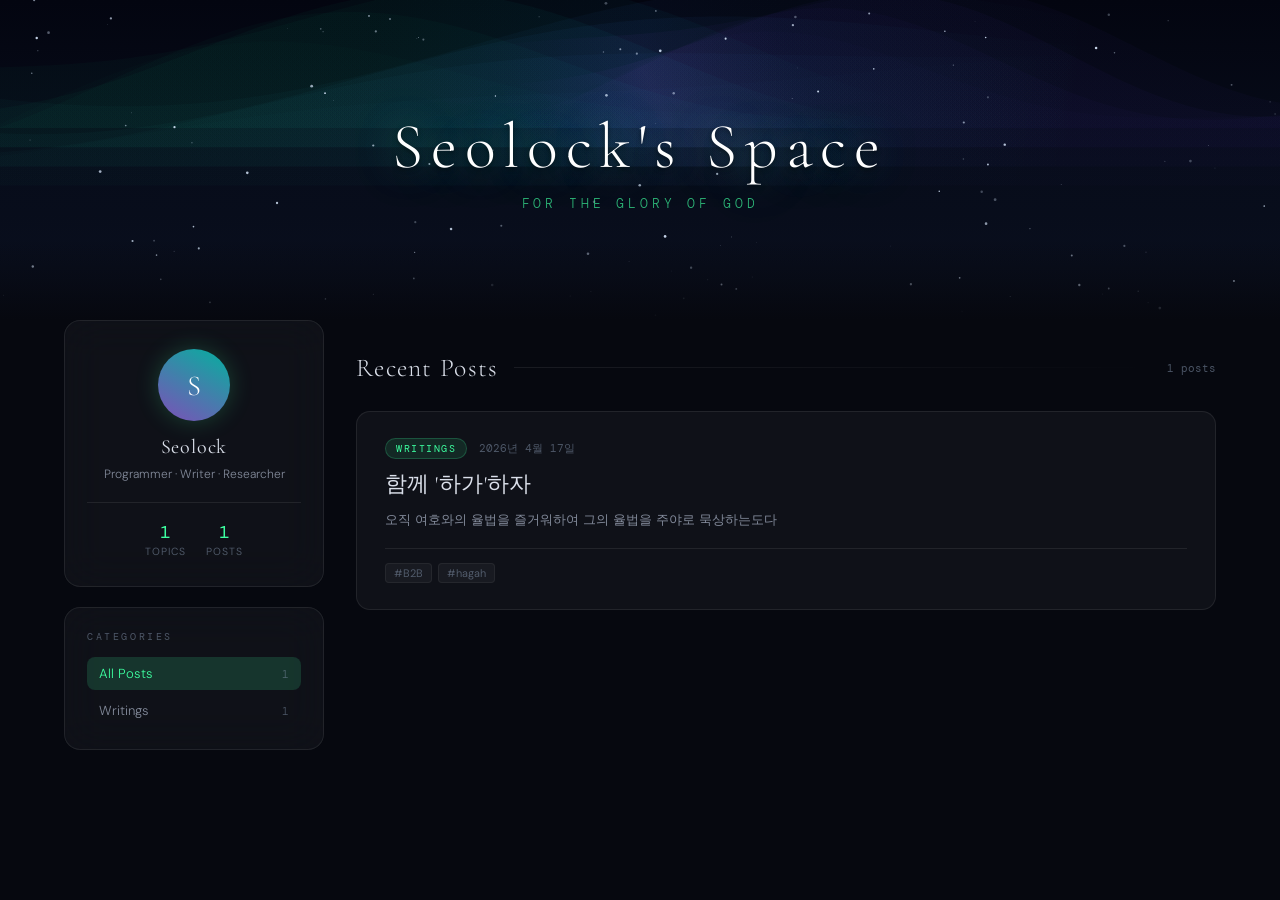
<file: index.html>
<!DOCTYPE html>
<html lang="ko">
<head>
  <meta charset="UTF-8">
  <meta name="viewport" content="width=device-width, initial-scale=1.0">
  <title>Seolock's Space</title>
  <link rel="preconnect" href="https://fonts.googleapis.com">
  <link rel="preconnect" href="https://fonts.gstatic.com" crossorigin>
  <link href="https://fonts.googleapis.com/css2?family=Cormorant+Garamond:ital,wght@0,300;0,400;0,500;1,300;1,400&family=DM+Sans:wght@300;400;500&family=DM+Mono:wght@300;400&display=swap" rel="stylesheet">
  <style>
    :root {
      --night: #06080f;
      --deep: #0b0f1a;
      --surface: rgba(15, 20, 35, 0.7);
      --glass: rgba(255, 255, 255, 0.04);
      --glass-border: rgba(255, 255, 255, 0.08);
      --aurora-green: #3dffa0;
      --aurora-teal: #00e5cac1;
      --aurora-purple: #b06affb1;
      --aurora-blue: #4fa8ff;
      --text-primary: rgba(230, 235, 245, 0.95);
      --text-secondary: rgba(180, 190, 210, 0.7);
      --text-muted: rgba(130, 145, 170, 0.55);
      --accent: #3dffa0;
      --accent-glow: rgba(61, 255, 160, 0.15);
      --sidebar-width: 260px;
      --header-height: 320px;
    }

    * { margin: 0; padding: 0; box-sizing: border-box; }

    body {
      font-family: 'DM Sans', sans-serif;
      background: var(--night);
      color: var(--text-primary);
      min-height: 100vh;
      overflow-x: hidden;
    }

    /* HEADER */
    #site-header {
      position: relative;
      width: 100%;
      height: var(--header-height);
      overflow: hidden;
      cursor: pointer;
    }

    #aurora-canvas {
      position: absolute;
      inset: 0;
      width: 100%;
      height: 100%;
    }

    .header-content {
      position: relative;
      z-index: 10;
      height: 100%;
      display: flex;
      flex-direction: column;
      align-items: center;
      justify-content: center;
      gap: 10px;
      text-align: center;
      padding: 0 20px;
    }

    .blog-title {
      font-family: 'Cormorant Garamond', serif;
      font-size: clamp(2.4rem, 5vw, 4rem);
      font-weight: 300;
      letter-spacing: 0.12em;
      color: #fff;
      text-shadow:
        0 0 40px rgba(61, 255, 160, 0.5),
        0 0 80px rgba(176, 106, 255, 0.3),
        0 2px 4px rgba(0,0,0,0.5);
    }

    .blog-subtitle {
      font-family: 'DM Mono', monospace;
      font-size: 0.8rem;
      font-weight: 300;
      letter-spacing: 0.3em;
      color: rgba(61, 255, 160, 0.7);
      text-transform: uppercase;
    }

    .header-fade {
      position: absolute;
      bottom: 0;
      left: 0;
      right: 0;
      height: 80px;
      background: linear-gradient(to bottom, transparent, var(--night));
      z-index: 5;
    }

    /* LAYOUT */
    #layout {
      display: flex;
      min-height: calc(100vh - var(--header-height));
      max-width: 1200px;
      margin: 0 auto;
      padding: 0 24px 60px;
      gap: 32px;
      align-items: flex-start;
    }

    /* SIDEBAR */
    #sidebar {
      width: var(--sidebar-width);
      flex-shrink: 0;
      position: sticky;
      top: 32px;
      display: flex;
      flex-direction: column;
      gap: 20px;
    }

    .sidebar-card {
      background: var(--glass);
      border: 1px solid var(--glass-border);
      border-radius: 16px;
      overflow: hidden;
      backdrop-filter: blur(20px);
      -webkit-backdrop-filter: blur(20px);
    }

    .profile-card {
      padding: 28px 22px;
      text-align: center;
    }

    .profile-avatar {
      width: 72px;
      height: 72px;
      border-radius: 50%;
      margin: 0 auto 14px;
      background: linear-gradient(210deg, var(--aurora-teal), var(--aurora-purple));
      display: flex;
      align-items: center;
      justify-content: center;
      font-family: 'Cormorant Garamond', serif;
      font-size: 1.8rem;
      font-weight: 300;
      color: #fff;
      box-shadow: 0 0 24px rgba(61, 255, 160, 0.2);
      overflow: hidden;
    }

    .profile-avatar img { width: 100%; height: 100%; object-fit: cover; }

    .profile-name {
      font-family: 'Cormorant Garamond', serif;
      font-size: 1.25rem;
      font-weight: 400;
      color: var(--text-primary);
      letter-spacing: 0.04em;
      margin-bottom: 6px;
    }

    .profile-bio {
      font-size: 0.75rem;
      color: var(--text-secondary);
      line-height: 1.6;
      font-weight: 300;
    }

    .profile-stats {
      display: flex;
      justify-content: center;
      gap: 20px;
      margin-top: 18px;
      padding-top: 18px;
      border-top: 1px solid var(--glass-border);
    }

    .stat { text-align: center; }

    .stat-number {
      font-family: 'DM Mono', monospace;
      font-size: 1.1rem;
      color: var(--aurora-green);
    }

    .stat-label {
      font-size: 0.65rem;
      color: var(--text-muted);
      letter-spacing: 0.1em;
      text-transform: uppercase;
      margin-top: 2px;
    }

    .categories-card { padding: 22px; }

    .card-heading {
      font-family: 'DM Mono', monospace;
      font-size: 0.65rem;
      letter-spacing: 0.25em;
      text-transform: uppercase;
      color: var(--text-muted);
      margin-bottom: 14px;
    }

    .category-list { list-style: none; display: flex; flex-direction: column; gap: 4px; }

    .category-item a {
      display: flex;
      align-items: center;
      justify-content: space-between;
      padding: 8px 12px;
      border-radius: 8px;
      text-decoration: none;
      color: var(--text-secondary);
      font-size: 0.82rem;
      font-weight: 300;
      transition: all 0.2s;
      cursor: pointer;
    }

    .category-item a:hover {
      background: var(--glass);
      color: var(--text-primary);
      padding-left: 16px;
    }

    .category-item a.active {
      background: var(--accent-glow);
      color: var(--aurora-green);
    }

    .category-count {
      font-family: 'DM Mono', monospace;
      font-size: 0.7rem;
      color: var(--text-muted);
    }

    /* MAIN CONTENT */
    #main-content {
      flex: 1;
      min-width: 0;
      padding-top: 32px;
    }

    .section-header {
      display: flex;
      align-items: center;
      gap: 16px;
      margin-bottom: 28px;
    }

    .section-title {
      font-family: 'Cormorant Garamond', serif;
      font-size: 1.6rem;
      font-weight: 300;
      letter-spacing: 0.05em;
      color: var(--text-primary);
    }

    .section-line {
      flex: 1;
      height: 1px;
      background: linear-gradient(to right, var(--glass-border), transparent);
    }

    .section-count {
      font-family: 'DM Mono', monospace;
      font-size: 0.7rem;
      color: var(--text-muted);
    }

    /* POST CARDS */
    .post-grid {
      display: flex;
      flex-direction: column;
      gap: 16px;
    }

    .post-card {
      background: var(--glass);
      border: 1px solid var(--glass-border);
      border-radius: 14px;
      padding: 26px 28px;
      cursor: pointer;
      text-decoration: none;
      color: inherit;
      display: block;
      transition: all 0.3s ease;
      position: relative;
      overflow: hidden;
      animation: fadeInUp 0.5s ease both;
    }

    .post-card::before {
      content: '';
      position: absolute;
      inset: 0;
      background: linear-gradient(135deg, rgba(61,255,160,0.03), transparent 60%);
      opacity: 0;
      transition: opacity 0.3s;
    }

    .post-card:hover {
      border-color: rgba(61, 255, 160, 0.2);
      transform: translateY(-3px);
      box-shadow: 0 12px 40px rgba(0,0,0,0.4), 0 0 20px rgba(61,255,160,0.05);
    }

    .post-card:hover::before { opacity: 1; }

    @keyframes fadeInUp {
      from { opacity: 0; transform: translateY(16px); }
      to   { opacity: 1; transform: translateY(0); }
    }

    .post-meta {
      display: flex;
      align-items: center;
      gap: 12px;
      margin-bottom: 10px;
    }

    .post-category {
      font-family: 'DM Mono', monospace;
      font-size: 0.65rem;
      letter-spacing: 0.15em;
      text-transform: uppercase;
      color: var(--aurora-green);
      background: rgba(61,255,160,0.1);
      padding: 3px 10px;
      border-radius: 20px;
      border: 1px solid rgba(61,255,160,0.2);
    }

    .post-date {
      font-family: 'DM Mono', monospace;
      font-size: 0.7rem;
      color: var(--text-muted);
    }

    .post-title {
      font-family: 'Cormorant Garamond', serif;
      font-size: 1.35rem;
      font-weight: 400;
      line-height: 1.4;
      color: var(--text-primary);
      margin-bottom: 10px;
      letter-spacing: 0.02em;
      transition: color 0.2s;
    }

    .post-card:hover .post-title { color: #fff; }

    .post-preview {
      font-size: 0.83rem;
      font-weight: 300;
      color: var(--text-secondary);
      line-height: 1.7;
      display: -webkit-box;
      -webkit-line-clamp: 2;
      -webkit-box-orient: vertical;
      overflow: hidden;
    }

    .post-footer {
      display: flex;
      align-items: center;
      justify-content: space-between;
      margin-top: 16px;
      padding-top: 14px;
      border-top: 1px solid var(--glass-border);
    }

    .post-tags {
      display: flex;
      gap: 6px;
      flex-wrap: wrap;
    }

    .post-tag {
      font-size: 0.68rem;
      color: var(--text-muted);
      background: rgba(255,255,255,0.04);
      border: 1px solid rgba(255,255,255,0.06);
      padding: 2px 8px;
      border-radius: 4px;
    }

    .post-read-more {
      font-family: 'DM Mono', monospace;
      font-size: 0.7rem;
      color: var(--aurora-green);
      opacity: 0;
      transition: opacity 0.2s;
      display: flex;
      align-items: center;
      gap: 4px;
    }

    .post-card:hover .post-read-more { opacity: 1; }

    /* Empty state */
    .empty-state {
      text-align: center;
      padding: 60px 20px;
      color: var(--text-muted);
    }

    .empty-state-icon {
      font-size: 2.5rem;
      margin-bottom: 16px;
      opacity: 0.4;
    }

    .empty-state p {
      font-size: 0.85rem;
      font-weight: 300;
      line-height: 1.7;
    }

    .empty-state code {
      font-family: 'DM Mono', monospace;
      font-size: 0.78rem;
      background: var(--glass);
      border: 1px solid var(--glass-border);
      padding: 2px 8px;
      border-radius: 4px;
      color: var(--aurora-green);
    }

    .filter-btn {
      font-family: 'DM Mono', monospace;
      font-size: 0.68rem;
      letter-spacing: 0.1em;
      text-transform: uppercase;
      padding: 6px 14px;
      border-radius: 20px;
      border: 1px solid var(--glass-border);
      background: var(--glass);
      color: var(--text-muted);
      cursor: pointer;
      transition: all 0.2s;
    }

    .filter-btn:hover, .filter-btn.active {
      border-color: rgba(61,255,160,0.3);
      color: var(--aurora-green);
      background: rgba(61,255,160,0.08);
    }

    ::-webkit-scrollbar { width: 6px; }
    ::-webkit-scrollbar-track { background: transparent; }
    ::-webkit-scrollbar-thumb { background: rgba(61,255,160,0.2); border-radius: 3px; }

    @media (max-width: 768px) {
      #layout { flex-direction: column; padding: 0 16px 40px; }
      #sidebar { width: 100%; position: static; }
      :root { --header-height: 220px; }
    }
  </style>
</head>
<body>

  <header id="site-header">
    <canvas id="aurora-canvas"></canvas>
    <div class="header-content">
      <h1 class="blog-title">Seolock's Space</h1>
      <p class="blog-subtitle">for the glory of God</p>
    </div>
    <div class="header-fade"></div>
  </header>

  <div id="layout">

    <aside id="sidebar">
      <div class="sidebar-card profile-card">
        <div class="profile-avatar" id="avatar-el">S</div>
        <div class="profile-name" id="sidebar-name">Seolock</div>
        <div class="profile-bio" id="sidebar-bio">Programmer · Writer · Researcher</div>
        <div class="profile-stats">
          <div class="stat">
            <div class="stat-number" id="stat-topics">—</div>
            <div class="stat-label">Topics</div>
          </div>
          <div class="stat">
            <div class="stat-number" id="stat-posts">—</div>
            <div class="stat-label">Posts</div>
          </div>
        </div>
      </div>

      <div class="sidebar-card categories-card">
        <div class="card-heading">Categories</div>
        <ul class="category-list" id="category-list">
          <li class="category-item">
            <a href="#" class="active" data-cat="all">
              <span>All Posts</span>
              <span class="category-count" id="count-all">0</span>
            </a>
          </li>
        </ul>
      </div>
    </aside>

    <main id="main-content">
      <div class="section-header">
        <h2 class="section-title">Recent Posts</h2>
        <div class="section-line"></div>
        <span class="section-count" id="post-count-label">loading…</span>
      </div>
      <div class="post-grid" id="post-grid"></div>
    </main>

  </div>

  <script>
    /* ── Aurora Canvas ── */
    (function(){
      const canvas = document.getElementById('aurora-canvas');
      const ctx = canvas.getContext('2d');
      let W, H, stars=[], time=0;
      function resize(){
        W=canvas.width=canvas.offsetWidth;
        H=canvas.height=canvas.offsetHeight;
        stars=[];
        const n=Math.floor(W*H/3000);
        for(let i=0;i<n;i++) stars.push({x:Math.random()*W,y:Math.random()*H,r:Math.random()*1.2+0.2,phase:Math.random()*Math.PI*2,speed:Math.random()*0.008+0.002});
      }
      function draw(){
        time+=0.005;
        const bg=ctx.createLinearGradient(0,0,0,H);
        bg.addColorStop(0,'#030510'); bg.addColorStop(0.5,'#070c1a'); bg.addColorStop(1,'#0a0f1e');
        ctx.fillStyle=bg; ctx.fillRect(0,0,W,H);
        const bands=[
          {c1:'rgba(0,220,140,',c2:'rgba(0,180,200,',xo:0.3,amp:55,fr:0.9},
          {c1:'rgba(100,60,240,',c2:'rgba(180,80,255,',xo:0.6,amp:45,fr:1.2},
          {c1:'rgba(30,200,180,',c2:'rgba(60,130,255,',xo:0.15,amp:38,fr:0.7},
        ];
        bands.forEach(({c1,c2,xo,amp,fr})=>{
          for(let b=0;b<4;b++){
            const baseY=H*(0.15+b*0.06);
            const alpha=(0.04-b*0.008)*(0.6+0.4*Math.sin(time*0.3+b));
            ctx.beginPath(); ctx.moveTo(0,baseY);
            for(let x=0;x<=W;x+=4){
              const y=baseY+Math.sin(x*0.005*fr+time*0.4+xo*10)*amp+Math.sin(x*0.009*fr+time*0.25+b)*(amp*0.5)+Math.cos(x*0.003+time*0.15)*(amp*0.3);
              ctx.lineTo(x,y);
            }
            ctx.lineTo(W,baseY+H*0.25); ctx.lineTo(0,baseY+H*0.25); ctx.closePath();
            const g=ctx.createLinearGradient(W*xo,0,W*(1-xo),H*0.4);
            g.addColorStop(0,c1+alpha+')'); g.addColorStop(0.5,c2+(alpha*1.5)+')'); g.addColorStop(1,c1+'0)');
            ctx.fillStyle=g; ctx.fill();
          }
        });
        stars.forEach(s=>{
          const tw=0.3+0.7*(0.5+0.5*Math.sin(time*s.speed*60+s.phase));
          ctx.beginPath(); ctx.arc(s.x,s.y,s.r,0,Math.PI*2);
          ctx.fillStyle=`rgba(220,235,255,${tw*0.9})`; ctx.fill();
        });
        requestAnimationFrame(draw);
      }
      window.addEventListener('resize',resize); resize(); draw();
    })();

    /* ── Posts Manifest ── */
    let POSTS_MANIFEST = [];

    /* ── Render ── */
    (async function init(){
      try {
        const response = await fetch('posts/posts.json');
        if (!response.ok) throw new Error('목록을 불러오지 못했습니다.');
        POSTS_MANIFEST = await response.json();
      } catch (error) {
        console.error("포스트 매니페스트 로드 에러:", error);
        showEmpty();
        return;
      }

      if (POSTS_MANIFEST.length === 0) {
        showEmpty();
        document.getElementById('stat-posts').textContent = '0';
        document.getElementById('stat-topics').textContent = '0';
        document.getElementById('post-count-label').textContent = '0 posts';
        document.getElementById('count-all').textContent = '0';
        return;
      }

      const catMap = {};
      POSTS_MANIFEST.forEach(p => {
        const cat = p.category || 'Uncategorized';
        catMap[cat] = (catMap[cat] || 0) + 1;
      });

      document.getElementById('stat-posts').textContent = POSTS_MANIFEST.length;
      document.getElementById('stat-topics').textContent = Object.keys(catMap).length;
      document.getElementById('count-all').textContent = POSTS_MANIFEST.length;
      document.getElementById('post-count-label').textContent = `${POSTS_MANIFEST.length} posts`;

      const catList = document.getElementById('category-list');
      Object.entries(catMap).forEach(([cat, cnt]) => {
        const li = document.createElement('li');
        li.className = 'category-item';
        li.innerHTML = `<a href="#" data-cat="${cat}"><span>${cat}</span><span class="category-count">${cnt}</span></a>`;
        catList.appendChild(li);
      });

      document.getElementById('category-list').addEventListener('click', e => {
        const a = e.target.closest('a[data-cat]');
        if (!a) return;
        e.preventDefault();
        document.querySelectorAll('.category-item a').forEach(x => x.classList.remove('active'));
        a.classList.add('active');
        renderCards(a.dataset.cat);
      });

      renderCards('all');
    })();

    function renderCards(filter) {
      const grid = document.getElementById('post-grid');
      const posts = filter === 'all'
        ? POSTS_MANIFEST
        : POSTS_MANIFEST.filter(p => (p.category || 'Uncategorized') === filter);

      if (posts.length === 0) { showEmpty(); return; }

      grid.innerHTML = '';
      posts.forEach((post, i) => {
        const card = document.createElement('a');
        card.className = 'post-card';
        card.href = `post.html?file=${encodeURIComponent(post.file)}`;
        card.style.animationDelay = `${i * 0.07}s`;

        const tags = (post.tags || []).map(t => `<span class="post-tag">#${t}</span>`).join('');
        const dateStr = post.date
          ? new Date(post.date).toLocaleDateString('ko-KR', {year:'numeric',month:'long',day:'numeric'})
          : '';

        card.innerHTML = `
          <div class="post-meta">
            ${post.category ? `<span class="post-category">${post.category}</span>` : ''}
            ${dateStr ? `<span class="post-date">${dateStr}</span>` : ''}
          </div>
          <div class="post-title">${post.title || '제목 없음'}</div>
          <div class="post-preview">${post.preview || '내용 미리보기...'}</div>
          <div class="post-footer">
            <div class="post-tags">${tags}</div>
            <span class="post-read-more">Read →</span>
          </div>
        `;
        grid.appendChild(card);
      });
    }

    function showEmpty() {
      document.getElementById('post-grid').innerHTML = `
        <div class="empty-state">
          <p>No Posts<br>
        </div>`;
    }
  </script>
</body>
</html>
</file>
